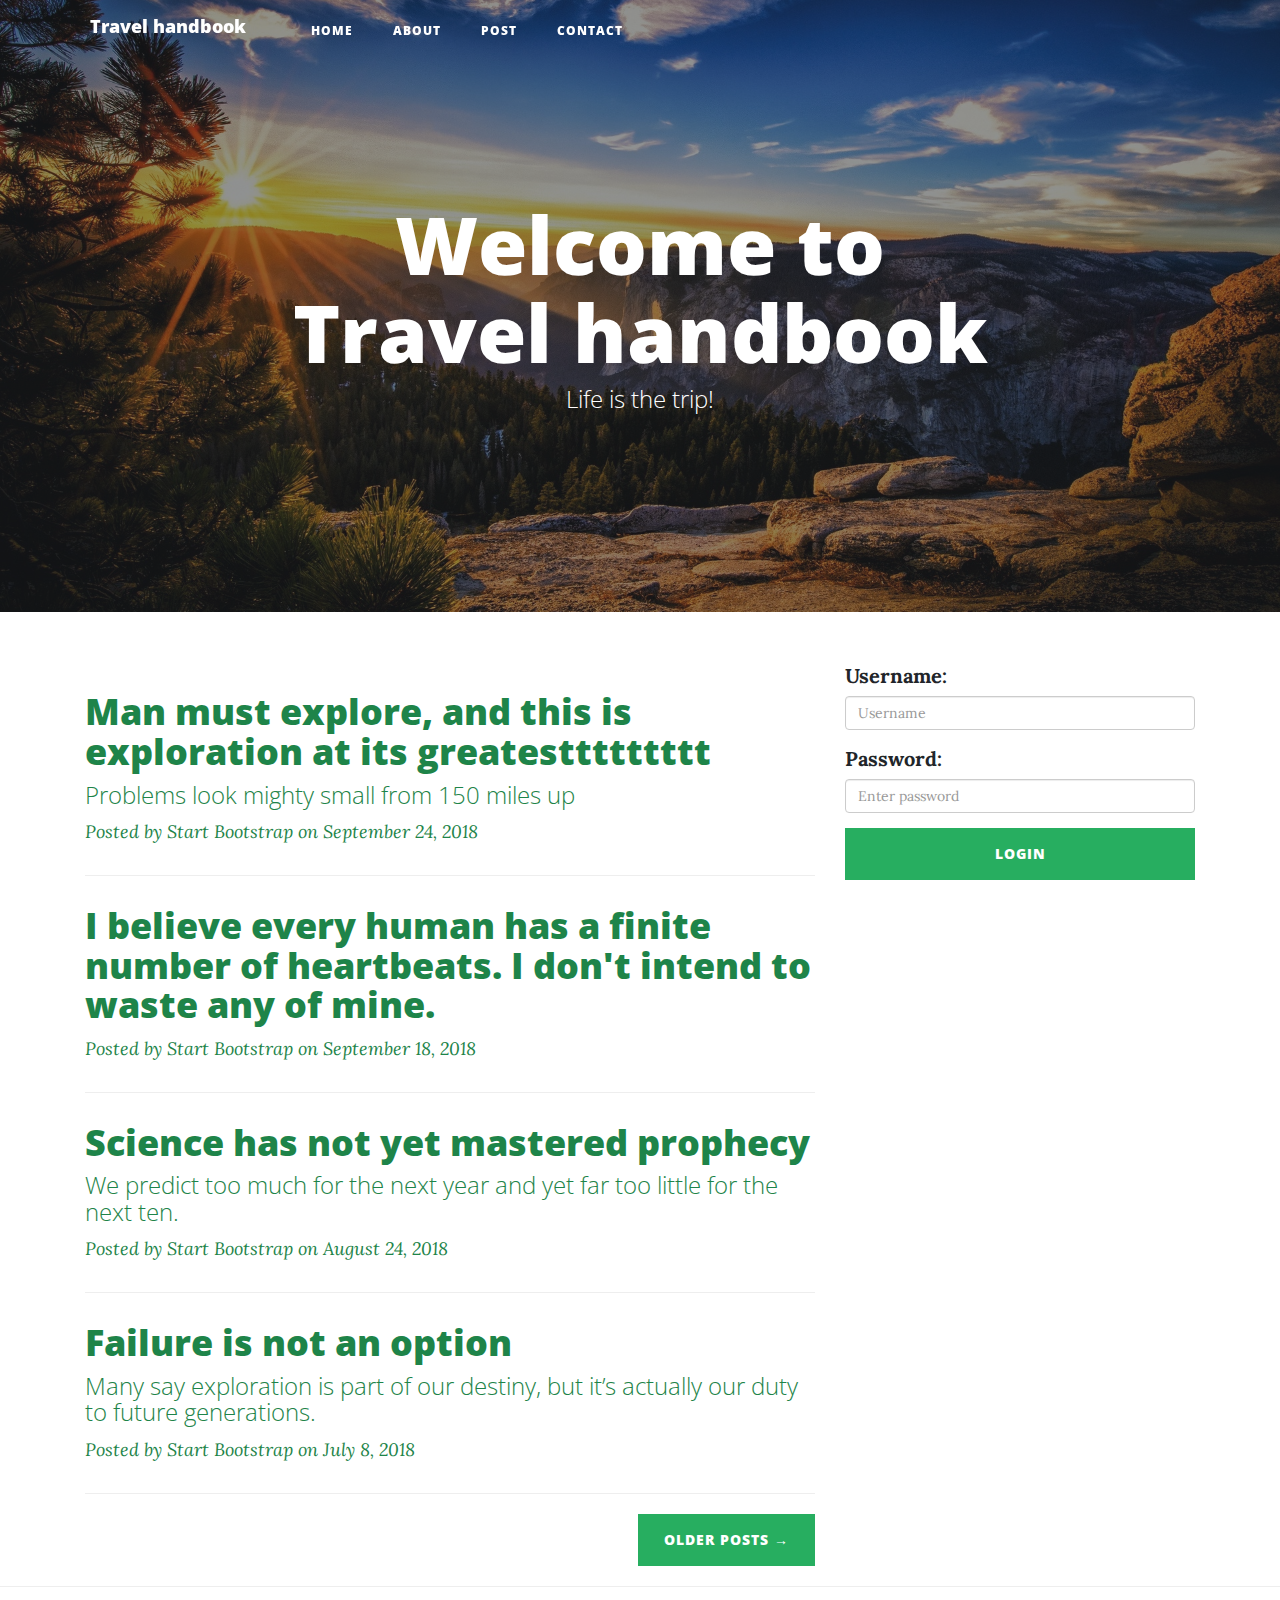
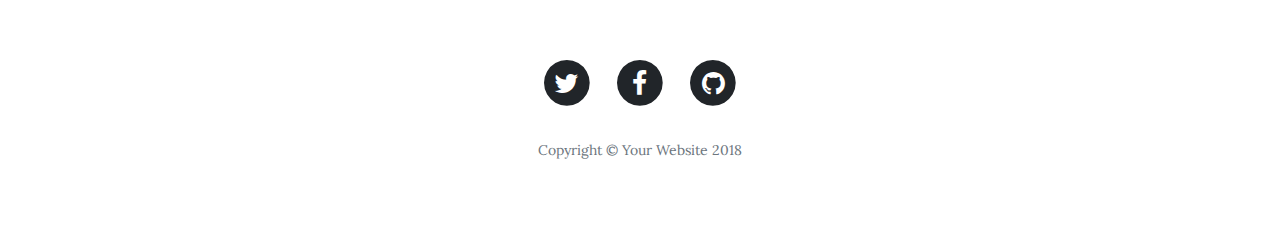
<file: src/main/resources/static/index.html>
<!DOCTYPE html>
<html lang="en">

  <head>

    <meta charset="utf-8">
    <meta name="viewport" content="width=device-width, initial-scale=1, shrink-to-fit=no">
    <meta name="description" content="">
    <meta name="author" content="">

    <title>Travel handbook</title>

    <!-- Bootstrap core CSS -->
    <link href="vendor/bootstrap/css/bootstrap.min.css" rel="stylesheet">
    <link rel="stylesheet" href="https://maxcdn.bootstrapcdn.com/bootstrap/3.3.7/css/bootstrap.min.css">
    <script src="https://ajax.googleapis.com/ajax/libs/jquery/3.3.1/jquery.min.js"></script>
    <script src="https://maxcdn.bootstrapcdn.com/bootstrap/3.3.7/js/bootstrap.min.js"></script>

    <!-- Custom fonts for this template -->
    <link href="vendor/font-awesome/css/font-awesome.min.css" rel="stylesheet" type="text/css">
    <link href='https://fonts.googleapis.com/css?family=Lora:400,700,400italic,700italic' rel='stylesheet' type='text/css'>
    <link href='https://fonts.googleapis.com/css?family=Open+Sans:300italic,400italic,600italic,700italic,800italic,400,300,600,700,800' rel='stylesheet' type='text/css'>

    <!-- Custom styles for this template -->
    <link href="css/clean-blog.min.css" rel="stylesheet">
    <link href="css/clean-blog.css" rel="stylesheet">

  </head>

  <body>

    <!-- Navigation -->
    <nav class="navbar navbar-expand-lg navbar-light fixed-top" id="mainNav">
      <div class="container">
        <a class="navbar-brand" href="index.html">Travel handbook</a>
        <button class="navbar-toggler navbar-toggler-right" type="button" data-toggle="collapse" data-target="#navbarResponsive" aria-controls="navbarResponsive" aria-expanded="false" aria-label="Toggle navigation">
          Menu
          <i class="fa fa-bars"></i>
        </button>
        <div class="collapse navbar-collapse" id="navbarResponsive">
          <ul class="navbar-nav ml-auto">
            <li class="nav-item">
              <a class="nav-link" href="index.html">Home</a>
            </li>
            <li class="nav-item">
              <a class="nav-link" href="about.html">About</a>
            </li>
            <li class="nav-item">
              <a class="nav-link" href="post.html">Post</a>
            </li>
            <li class="nav-item">
              <a class="nav-link" href="contact.html">Contact</a>
            </li>
          </ul>
        </div>
      </div>
    </nav>

    <!-- Page Header -->
    <header class="masthead" style="background-image: url('img/home-bg.jpg')">
      <div class="overlay"></div>
      <div class="container">
        <div class="row">
          <div class="col-lg-8 col-md-10 mx-auto">
            <div class="page-heading">
              <h1>Welcome to Travel handbook</h1>
              <span class="subheading">Life is the trip!</span>
            </div>
          </div>
        </div>
      </div>
    </header>

    <!-- Main Content -->
    <div class="container">
      <div class="row">
        <div class="col-lg-8">
          <div class="post-preview">
            <a href="post.html">
              <h2 class="post-title">
                Man must explore, and this is exploration at its greatesttttttttt
              </h2>
              <h3 class="post-subtitle">
                Problems look mighty small from 150 miles up
              </h3>
            </a>
            <p class="post-meta">Posted by
              <a href="#">Start Bootstrap</a>
              on September 24, 2018</p>
          </div>
          <hr>
          <div class="post-preview">
            <a href="post.html">
              <h2 class="post-title">
                I believe every human has a finite number of heartbeats. I don't intend to waste any of mine.
              </h2>
            </a>
            <p class="post-meta">Posted by
              <a href="#">Start Bootstrap</a>
              on September 18, 2018</p>
          </div>
          <hr>
          <div class="post-preview">
            <a href="post.html">
              <h2 class="post-title">
                Science has not yet mastered prophecy
              </h2>
              <h3 class="post-subtitle">
                We predict too much for the next year and yet far too little for the next ten.
              </h3>
            </a>
            <p class="post-meta">Posted by
              <a href="#">Start Bootstrap</a>
              on August 24, 2018</p>
          </div>
          <hr>
          <div class="post-preview">
            <a href="post.html">
              <h2 class="post-title">
                Failure is not an option
              </h2>
              <h3 class="post-subtitle">
                Many say exploration is part of our destiny, but it’s actually our duty to future generations.
              </h3>
            </a>
            <p class="post-meta">Posted by
              <a href="#">Start Bootstrap</a>
              on July 8, 2018</p>
          </div>
          <hr>
          <!-- Pager -->
          <div class="clearfix">
            <a class="btn btn-success float-right" href="#">Older Posts &rarr;</a>
          </div>
        </div>


        <div class="col-lg-4" style="background-color:;">
          <form action='Admin' method='post'>
            <div class='form-group'>
              <label for='email'>Username:</label> <input type='text'
                class='form-control' id='name' placeholder='Username' name='name'>
            </div>
            <div class='form-group'>
            <label for='pwd'>Password:</label> <input type='password'
                class='form-control' id='pwd' placeholder='Enter password'
              name='password'>
            </div>
            <button type='submit' class='btn btn-success' style='width: 100%;'>Login</button>
          </form>
        </div>


      </div>
    </div>

    <hr>

    <!-- Footer -->
    <footer>
      <div class="container">
        <div class="row">
          <div class="col-lg-8 col-md-10 mx-auto">
            <ul class="list-inline text-center">
              <li class="list-inline-item">
                <a href="#">
                  <span class="fa-stack fa-lg">
                    <i class="fa fa-circle fa-stack-2x"></i>
                    <i class="fa fa-twitter fa-stack-1x fa-inverse"></i>
                  </span>
                </a>
              </li>
              <li class="list-inline-item">
                <a href="#">
                  <span class="fa-stack fa-lg">
                    <i class="fa fa-circle fa-stack-2x"></i>
                    <i class="fa fa-facebook fa-stack-1x fa-inverse"></i>
                  </span>
                </a>
              </li>
              <li class="list-inline-item">
                <a href="#">
                  <span class="fa-stack fa-lg">
                    <i class="fa fa-circle fa-stack-2x"></i>
                    <i class="fa fa-github fa-stack-1x fa-inverse"></i>
                  </span>
                </a>
              </li>
            </ul>
            <p class="copyright text-muted">Copyright &copy; Your Website 2018</p>
          </div>
        </div>
      </div>
    </footer>

    <!-- Bootstrap core JavaScript -->
    <script src="vendor/jquery/jquery.min.js"></script>
    <script src="vendor/bootstrap/js/bootstrap.bundle.min.js"></script>

    <!-- Custom scripts for this template -->
    <script src="js/clean-blog.min.js"></script>

  </body>

</html>
</file>
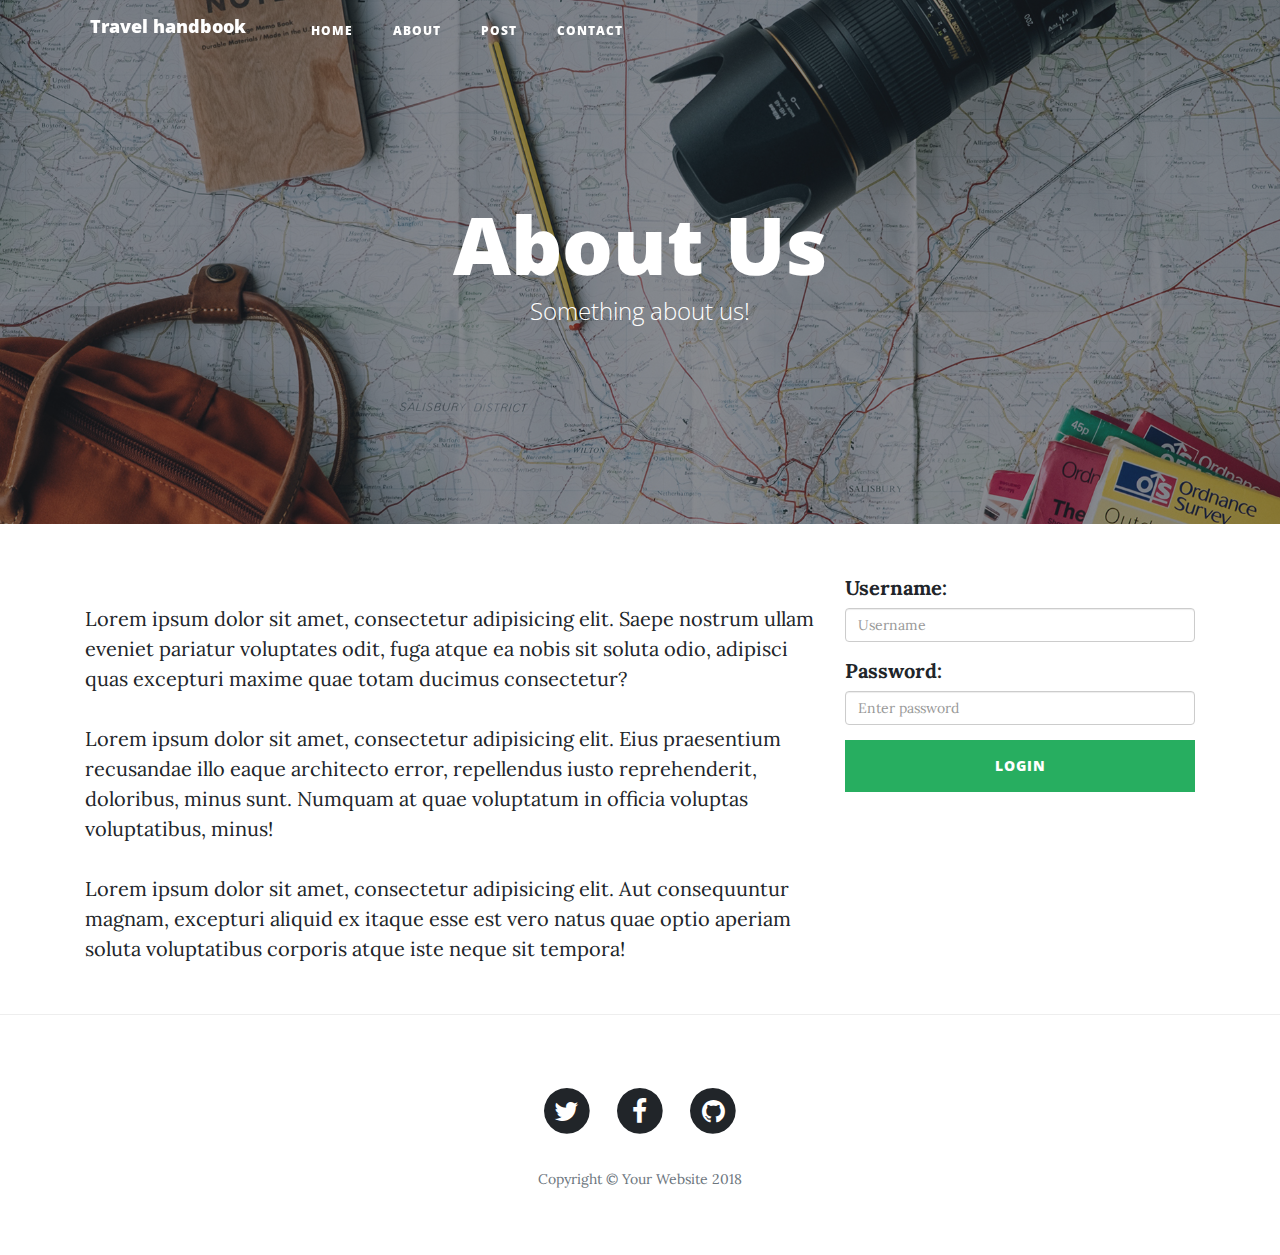
<file: src/main/resources/static/about.html>
<!DOCTYPE html>
<html lang="en">

  <head>

    <meta charset="utf-8">
    <meta name="viewport" content="width=device-width, initial-scale=1, shrink-to-fit=no">
    <meta name="description" content="">
    <meta name="author" content="">

    <title>Travel handbook</title>

    <!-- Bootstrap core CSS -->
    <link href="vendor/bootstrap/css/bootstrap.min.css" rel="stylesheet">
    <link rel="stylesheet" href="https://maxcdn.bootstrapcdn.com/bootstrap/3.3.7/css/bootstrap.min.css">
    <script src="https://ajax.googleapis.com/ajax/libs/jquery/3.3.1/jquery.min.js"></script>
    <script src="https://maxcdn.bootstrapcdn.com/bootstrap/3.3.7/js/bootstrap.min.js"></script>
    
    <!-- Custom fonts for this template -->
    <link href="vendor/font-awesome/css/font-awesome.min.css" rel="stylesheet" type="text/css">
    <link href='https://fonts.googleapis.com/css?family=Lora:400,700,400italic,700italic' rel='stylesheet' type='text/css'>
    <link href='https://fonts.googleapis.com/css?family=Open+Sans:300italic,400italic,600italic,700italic,800italic,400,300,600,700,800' rel='stylesheet' type='text/css'>

    <!-- Custom styles for this template -->
    <link href="css/clean-blog.min.css" rel="stylesheet">
    <link href="css/clean-blog.css" rel="stylesheet">

  </head>

  <body>

    <!-- Navigation -->
    <nav class="navbar navbar-expand-lg navbar-light fixed-top" id="mainNav">
      <div class="container">
        <a class="navbar-brand" href="index.html">Travel handbook</a>
        <button class="navbar-toggler navbar-toggler-right" type="button" data-toggle="collapse" data-target="#navbarResponsive" aria-controls="navbarResponsive" aria-expanded="false" aria-label="Toggle navigation">
          Menu
          <i class="fa fa-bars"></i>
        </button>
        <div class="collapse navbar-collapse" id="navbarResponsive">
          <ul class="navbar-nav ml-auto">
            <li class="nav-item">
              <a class="nav-link" href="index.html">Home</a>
            </li>
            <li class="nav-item">
              <a class="nav-link" href="about.html">About</a>
            </li>
            <li class="nav-item">
              <a class="nav-link" href="post.html">Post</a>
            </li>
            <li class="nav-item">
              <a class="nav-link" href="contact.html">Contact</a>
            </li>
          </ul>
        </div>
      </div>
    </nav>

    <!-- Page Header -->
    <header class="masthead" style="background-image: url('img/about-bg.jpg')">
      <div class="overlay"></div>
      <div class="container">
        <div class="row">
          <div class="col-lg-8 col-md-10 mx-auto">
            <div class="page-heading">
              <h1>About Us</h1>
              <span class="subheading">Something about us!</span>
            </div>
          </div>
        </div>
      </div>
    </header>

    <!-- Main Content -->
    <div class="container">
      <div class="row">
        <div class="col-lg-8">
          <p>Lorem ipsum dolor sit amet, consectetur adipisicing elit. Saepe nostrum ullam eveniet pariatur voluptates odit, fuga atque ea nobis sit soluta odio, adipisci quas excepturi maxime quae totam ducimus consectetur?</p>
          <p>Lorem ipsum dolor sit amet, consectetur adipisicing elit. Eius praesentium recusandae illo eaque architecto error, repellendus iusto reprehenderit, doloribus, minus sunt. Numquam at quae voluptatum in officia voluptas voluptatibus, minus!</p>
          <p>Lorem ipsum dolor sit amet, consectetur adipisicing elit. Aut consequuntur magnam, excepturi aliquid ex itaque esse est vero natus quae optio aperiam soluta voluptatibus corporis atque iste neque sit tempora!</p>
        </div>

        <div class="col-lg-4" style="background-color:;">
          <form action='Admin' method='post'>
            <div class='form-group'>
              <label for='email'>Username:</label> <input type='text'
                class='form-control' id='name' placeholder='Username' name='name'>
            </div>
            <div class='form-group'>
            <label for='pwd'>Password:</label> <input type='password'
                class='form-control' id='pwd' placeholder='Enter password'
              name='password'>
            </div>
            <button type='submit' class='btn btn-success' style='width: 100%;'>Login</button>
          </form>
        </div>

      </div>
    </div>

    <hr>

    <!-- Footer -->
    <footer>
      <div class="container">
        <div class="row">
          <div class="col-lg-8 col-md-10 mx-auto">
            <ul class="list-inline text-center">
              <li class="list-inline-item">
                <a href="#">
                  <span class="fa-stack fa-lg">
                    <i class="fa fa-circle fa-stack-2x"></i>
                    <i class="fa fa-twitter fa-stack-1x fa-inverse"></i>
                  </span>
                </a>
              </li>
              <li class="list-inline-item">
                <a href="#">
                  <span class="fa-stack fa-lg">
                    <i class="fa fa-circle fa-stack-2x"></i>
                    <i class="fa fa-facebook fa-stack-1x fa-inverse"></i>
                  </span>
                </a>
              </li>
              <li class="list-inline-item">
                <a href="#">
                  <span class="fa-stack fa-lg">
                    <i class="fa fa-circle fa-stack-2x"></i>
                    <i class="fa fa-github fa-stack-1x fa-inverse"></i>
                  </span>
                </a>
              </li>
            </ul>
            <p class="copyright text-muted">Copyright &copy; Your Website 2018</p>
          </div>
        </div>
      </div>
    </footer>

    <!-- Bootstrap core JavaScript -->
    <script src="vendor/jquery/jquery.min.js"></script>
    <script src="vendor/bootstrap/js/bootstrap.bundle.min.js"></script>

    <!-- Custom scripts for this template -->
    <script src="js/clean-blog.min.js"></script>

  </body>

</html>
</file>
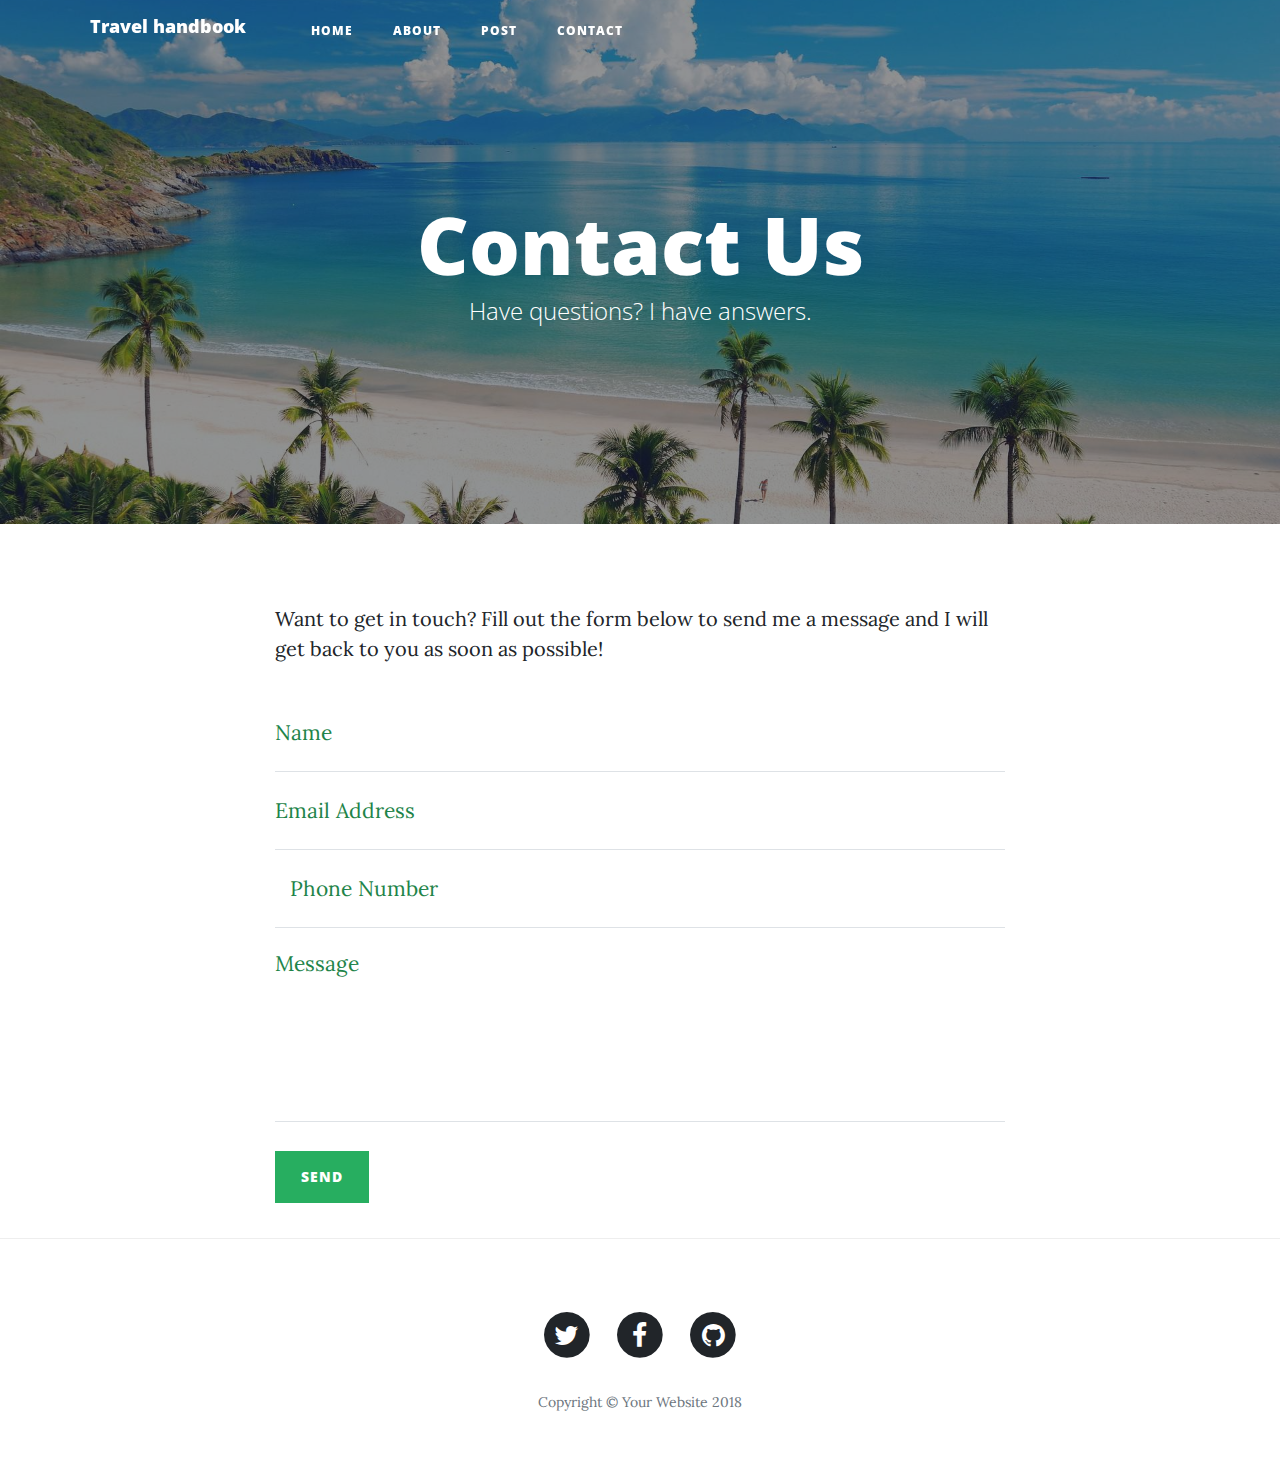
<file: src/main/resources/static/contact.html>
<!DOCTYPE html>
<html lang="en">

  <head>

    <meta charset="utf-8">
    <meta name="viewport" content="width=device-width, initial-scale=1, shrink-to-fit=no">
    <meta name="description" content="">
    <meta name="author" content="">

    <title>Travel handbook</title>

    <!-- Bootstrap core CSS -->
    <link href="vendor/bootstrap/css/bootstrap.min.css" rel="stylesheet">
    <link rel="stylesheet" href="https://maxcdn.bootstrapcdn.com/bootstrap/3.3.7/css/bootstrap.min.css">
    <script src="https://ajax.googleapis.com/ajax/libs/jquery/3.3.1/jquery.min.js"></script>
    <script src="https://maxcdn.bootstrapcdn.com/bootstrap/3.3.7/js/bootstrap.min.js"></script>

    <!-- Custom fonts for this template -->
    <link href="vendor/font-awesome/css/font-awesome.min.css" rel="stylesheet" type="text/css">
    <link href='https://fonts.googleapis.com/css?family=Lora:400,700,400italic,700italic' rel='stylesheet' type='text/css'>
    <link href='https://fonts.googleapis.com/css?family=Open+Sans:300italic,400italic,600italic,700italic,800italic,400,300,600,700,800' rel='stylesheet' type='text/css'>

    <!-- Custom styles for this template -->
    <link href="css/clean-blog.min.css" rel="stylesheet">
    <link href="css/clean-blog.css" rel="stylesheet">

  </head>

  <body>

    <!-- Navigation -->
    <nav class="navbar navbar-expand-lg navbar-light fixed-top" id="mainNav">
      <div class="container">
        <a class="navbar-brand" href="index.html">Travel handbook</a>
        <button class="navbar-toggler navbar-toggler-right" type="button" data-toggle="collapse" data-target="#navbarResponsive" aria-controls="navbarResponsive" aria-expanded="false" aria-label="Toggle navigation">
          Menu
          <i class="fa fa-bars"></i>
        </button>
        <div class="collapse navbar-collapse" id="navbarResponsive">
          <ul class="navbar-nav ml-auto">
            <li class="nav-item">
              <a class="nav-link" href="index.html">Home</a>
            </li>
            <li class="nav-item">
              <a class="nav-link" href="about.html">About</a>
            </li>
            <li class="nav-item">
              <a class="nav-link" href="post.html">Post</a>
            </li>
            <li class="nav-item">
              <a class="nav-link" href="contact.html">Contact</a>
            </li>
          </ul>
        </div>
      </div>
    </nav>

    <!-- Page Header -->
    <header class="masthead" style="background-image: url('img/contact-bg.jpg')">
      <div class="overlay"></div>
      <div class="container">
        <div class="row">
          <div class="col-lg-8 col-md-10 mx-auto">
            <div class="page-heading">
              <h1>Contact Us</h1>
              <span class="subheading">Have questions? I have answers.</span>
            </div>
          </div>
        </div>
      </div>
    </header>

    <!-- Main Content -->
    <div class="container">
      <div class="row">
        <div class="col-lg-8 col-md-10 mx-auto">
          <p>Want to get in touch? Fill out the form below to send me a message and I will get back to you as soon as possible!</p>
          <!-- Contact Form - Enter your email address on line 19 of the mail/contact_me.php file to make this form work. -->
          <!-- WARNING: Some web hosts do not allow emails to be sent through forms to common mail hosts like Gmail or Yahoo. It's recommended that you use a private domain email address! -->
          <!-- To use the contact form, your site must be on a live web host with PHP! The form will not work locally! -->
          <form name="sentMessage" id="contactForm" novalidate>
            <div class="control-group">
              <div class="form-group floating-label-form-group controls">
                <label>Name</label>
                <input type="text" class="form-control" placeholder="Name" id="name" required data-validation-required-message="Please enter your name.">
                <p class="help-block text-danger"></p>
              </div>
            </div>
            <div class="control-group">
              <div class="form-group floating-label-form-group controls">
                <label>Email Address</label>
                <input type="email" class="form-control" placeholder="Email Address" id="email" required data-validation-required-message="Please enter your email address.">
                <p class="help-block text-danger"></p>
              </div>
            </div>
            <div class="control-group">
              <div class="form-group col-xs-12 floating-label-form-group controls">
                <label>Phone Number</label>
                <input type="tel" class="form-control" placeholder="Phone Number" id="phone" required data-validation-required-message="Please enter your phone number.">
                <p class="help-block text-danger"></p>
              </div>
            </div>
            <div class="control-group">
              <div class="form-group floating-label-form-group controls">
                <label>Message</label>
                <textarea rows="5" class="form-control" placeholder="Message" id="message" required data-validation-required-message="Please enter a message."></textarea>
                <p class="help-block text-danger"></p>
              </div>
            </div>
            <br>
            <div id="success"></div>
            <div class="form-group">
              <button type="submit" class="btn btn-success" id="sendMessageButton">Send</button>
            </div>
          </form>
        </div>
      </div>
    </div>

    <hr>

    <!-- Footer -->
    <footer>
      <div class="container">
        <div class="row">
          <div class="col-lg-8 col-md-10 mx-auto">
            <ul class="list-inline text-center">
              <li class="list-inline-item">
                <a href="#">
                  <span class="fa-stack fa-lg">
                    <i class="fa fa-circle fa-stack-2x"></i>
                    <i class="fa fa-twitter fa-stack-1x fa-inverse"></i>
                  </span>
                </a>
              </li>
              <li class="list-inline-item">
                <a href="#">
                  <span class="fa-stack fa-lg">
                    <i class="fa fa-circle fa-stack-2x"></i>
                    <i class="fa fa-facebook fa-stack-1x fa-inverse"></i>
                  </span>
                </a>
              </li>
              <li class="list-inline-item">
                <a href="#">
                  <span class="fa-stack fa-lg">
                    <i class="fa fa-circle fa-stack-2x"></i>
                    <i class="fa fa-github fa-stack-1x fa-inverse"></i>
                  </span>
                </a>
              </li>
            </ul>
            <p class="copyright text-muted">Copyright &copy; Your Website 2018</p>
          </div>
        </div>
      </div>
    </footer>

    <!-- Bootstrap core JavaScript -->
    <script src="vendor/jquery/jquery.min.js"></script>
    <script src="vendor/bootstrap/js/bootstrap.bundle.min.js"></script>

    <!-- Contact Form JavaScript -->
    <script src="js/jqBootstrapValidation.js"></script>
    <script src="js/contact_me.js"></script>

    <!-- Custom scripts for this template -->
    <script src="js/clean-blog.min.js"></script>

  </body>

</html>
</file>
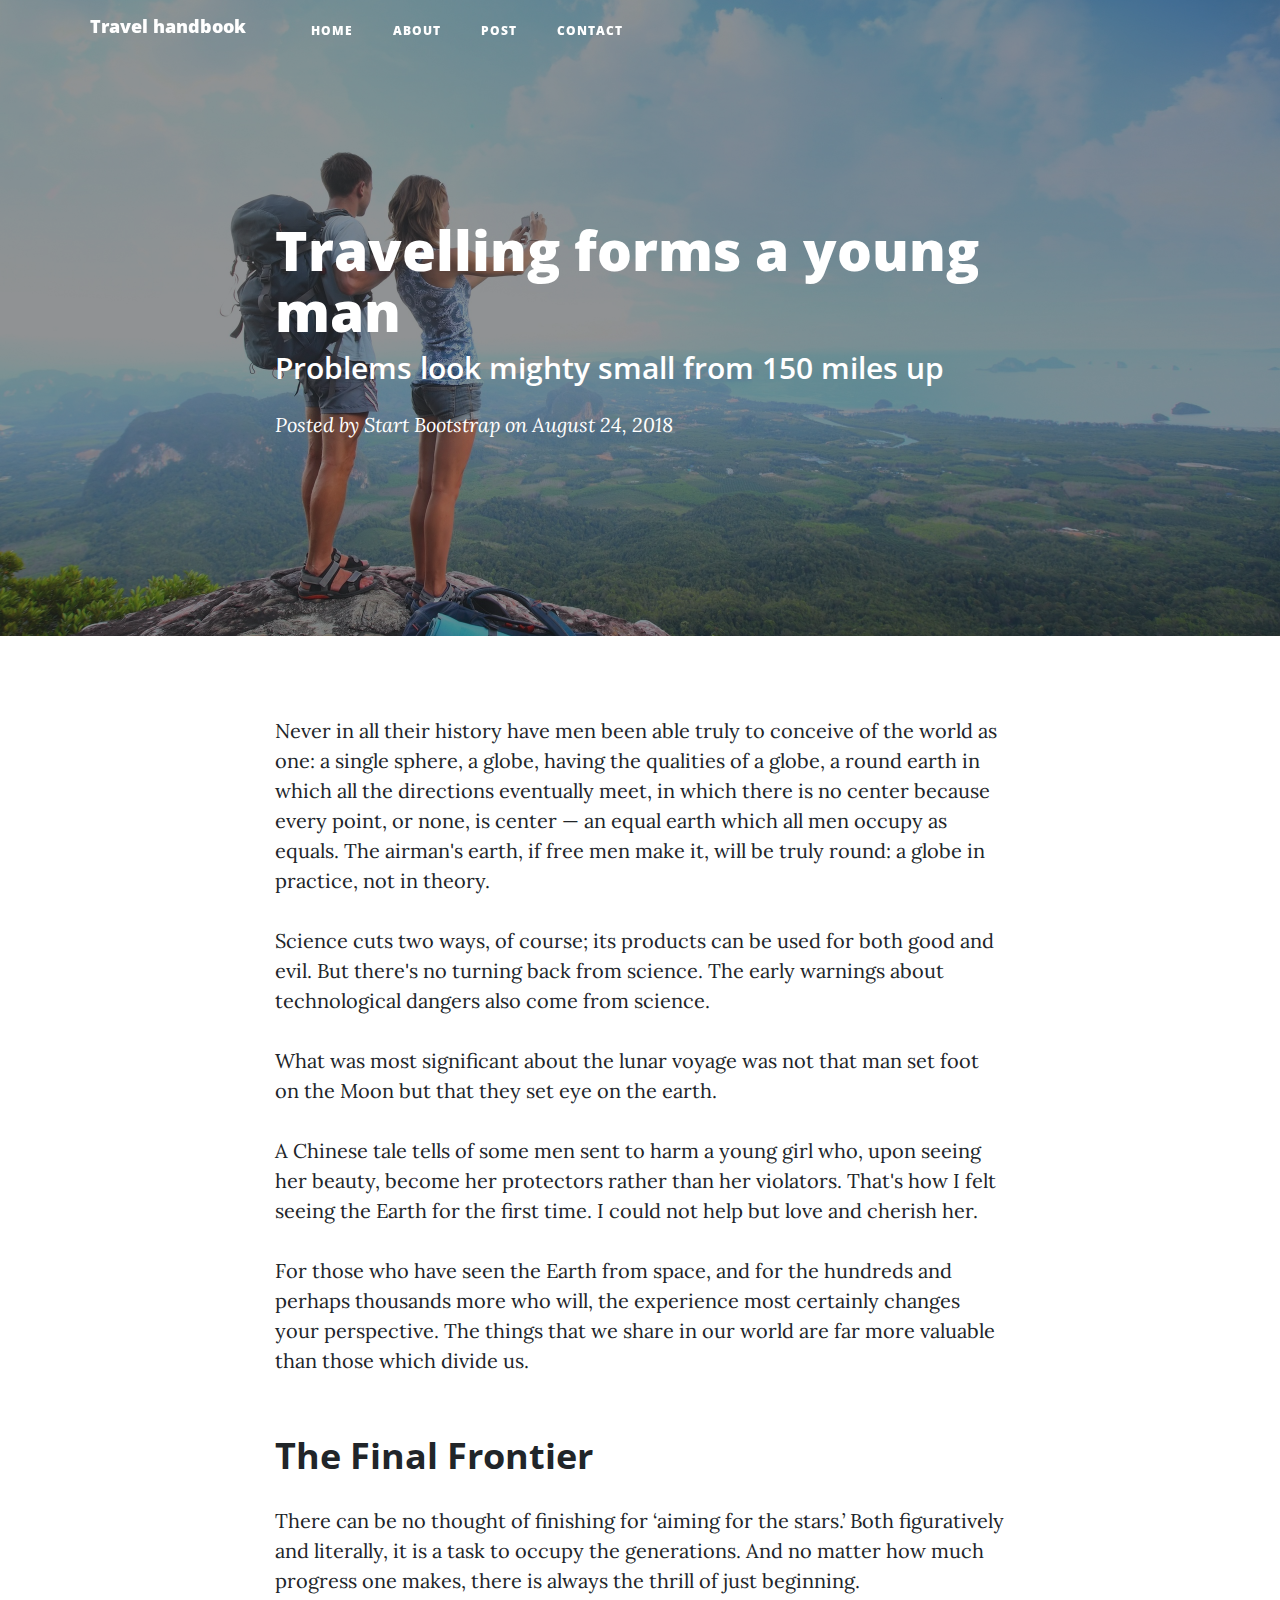
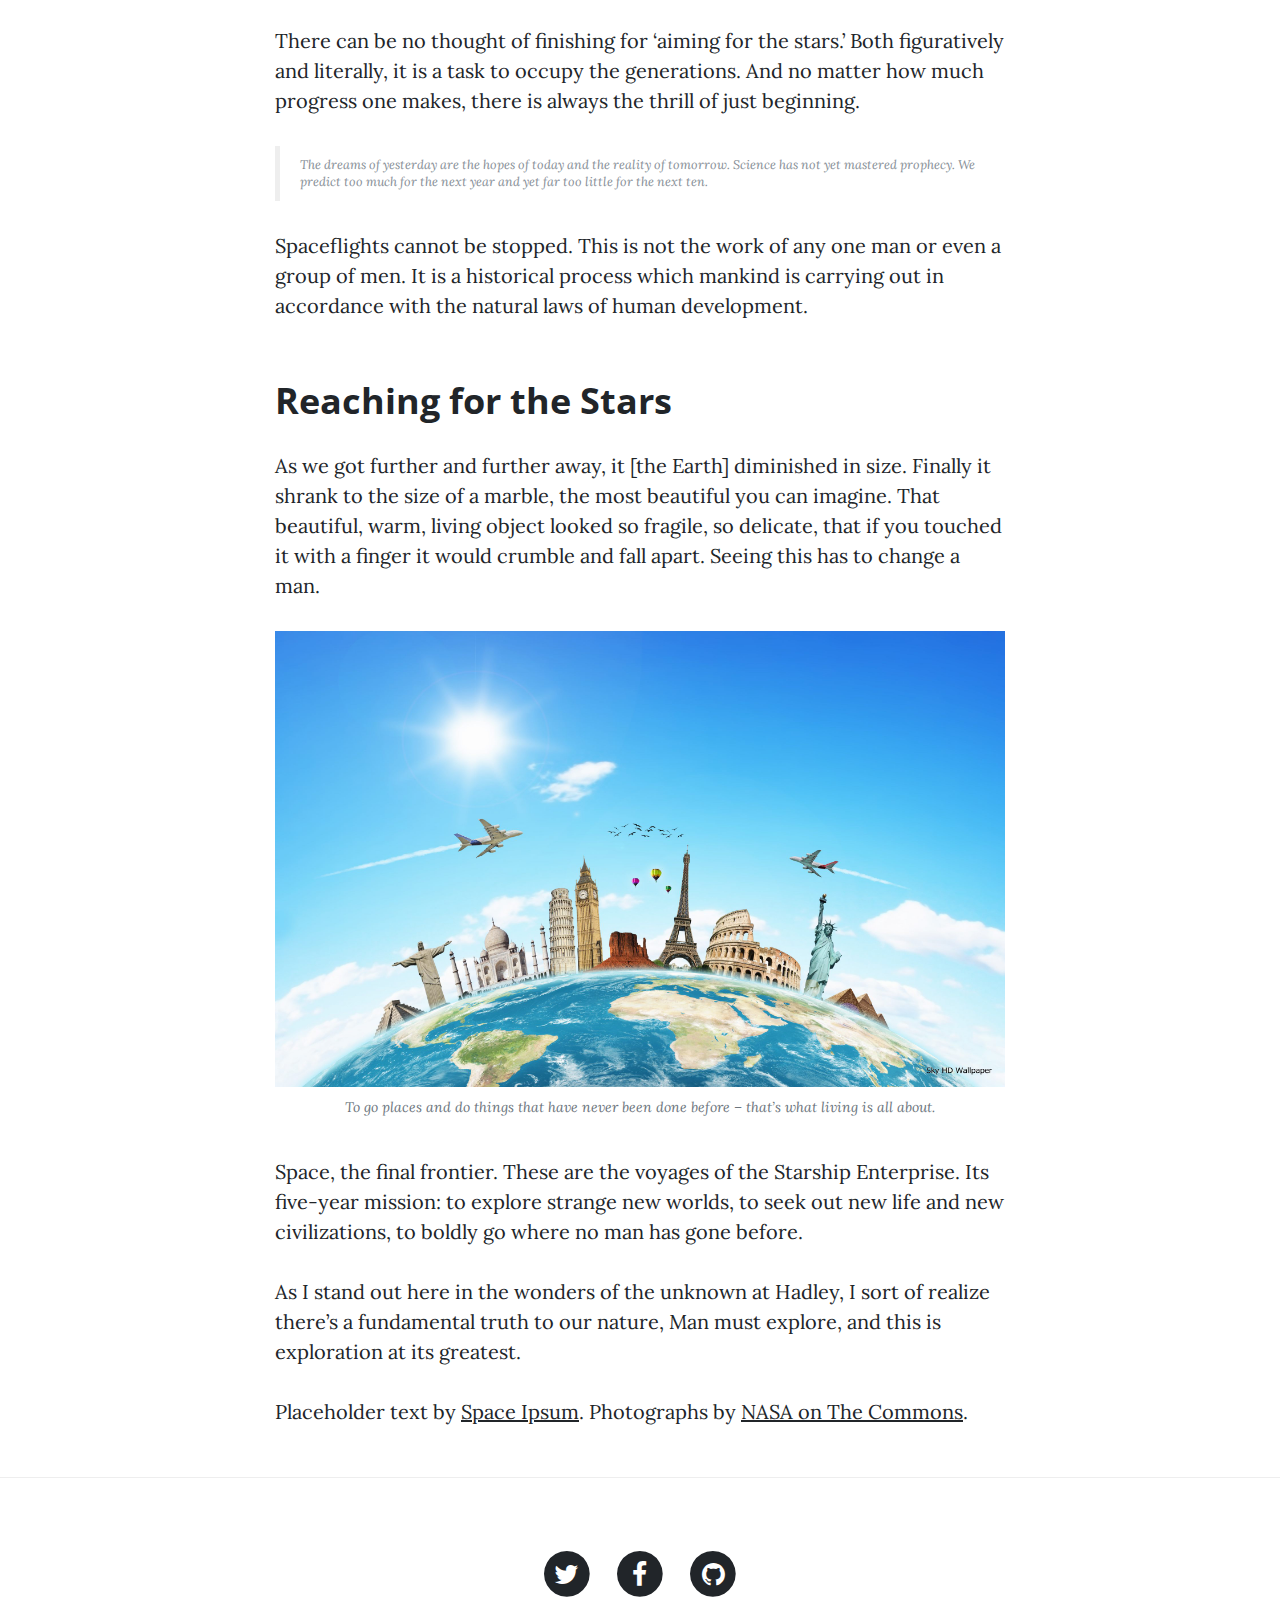
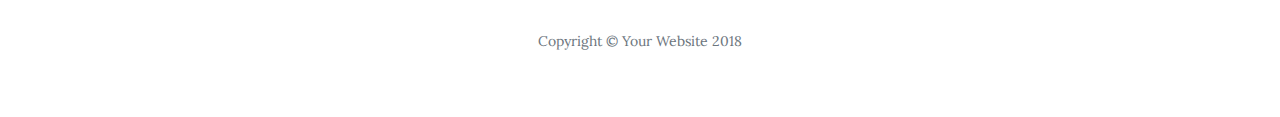
<file: src/main/resources/static/post.html>
<!DOCTYPE html>
<html lang="en">

  <head>

    <meta charset="utf-8">
    <meta name="viewport" content="width=device-width, initial-scale=1, shrink-to-fit=no">
    <meta name="description" content="">
    <meta name="author" content="">

    <title>Travel handbook</title>

    <!-- Bootstrap core CSS -->
    <link href="vendor/bootstrap/css/bootstrap.min.css" rel="stylesheet">
    <link rel="stylesheet" href="https://maxcdn.bootstrapcdn.com/bootstrap/3.3.7/css/bootstrap.min.css">
    <script src="https://ajax.googleapis.com/ajax/libs/jquery/3.3.1/jquery.min.js"></script>
    <script src="https://maxcdn.bootstrapcdn.com/bootstrap/3.3.7/js/bootstrap.min.js"></script>


    <!-- Custom fonts for this template -->
    <link href="vendor/font-awesome/css/font-awesome.min.css" rel="stylesheet" type="text/css">
    <link href='https://fonts.googleapis.com/css?family=Lora:400,700,400italic,700italic' rel='stylesheet' type='text/css'>
    <link href='https://fonts.googleapis.com/css?family=Open+Sans:300italic,400italic,600italic,700italic,800italic,400,300,600,700,800' rel='stylesheet' type='text/css'>

    <!-- Custom styles for this template -->
    <link href="css/clean-blog.min.css" rel="stylesheet">
    <link href="css/clean-blog.css" rel="stylesheet">

  </head>

  <body>

    <!-- Navigation -->
    <nav class="navbar navbar-expand-lg navbar-light fixed-top" id="mainNav">
      <div class="container">
        <a class="navbar-brand" href="index.html">Travel handbook</a>
        <button class="navbar-toggler navbar-toggler-right" type="button" data-toggle="collapse" data-target="#navbarResponsive" aria-controls="navbarResponsive" aria-expanded="false" aria-label="Toggle navigation">
          Menu
          <i class="fa fa-bars"></i>
        </button>
        <div class="collapse navbar-collapse" id="navbarResponsive">
          <ul class="navbar-nav ml-auto">
            <li class="nav-item">
              <a class="nav-link" href="index.html">Home</a>
            </li>
            <li class="nav-item">
              <a class="nav-link" href="about.html">About</a>
            </li>
            <li class="nav-item">
              <a class="nav-link" href="post.html">Post</a>
            </li>
            <li class="nav-item">
              <a class="nav-link" href="contact.html">Contact</a>
            </li>
          </ul>
        </div>
      </div>
    </nav>

    <!-- Page Header -->
    <header class="masthead" style="background-image: url('img/post-bg.jpg')">
      <div class="overlay"></div>
      <div class="container">
        <div class="row">
          <div class="col-lg-8 col-md-10 mx-auto">
            <div class="post-heading">
              <h1>Travelling forms a young man</h1>
              <h2 class="subheading">Problems look mighty small from 150 miles up</h2>
              <span class="meta">Posted by
                <a href="#">Start Bootstrap</a>
                on August 24, 2018</span>
            </div>
          </div>
        </div>
      </div>
    </header>

    <!-- Post Content -->
    <article>
      <div class="container">
        <div class="row">
          <div class="col-lg-8 col-md-10 mx-auto">
            <p>Never in all their history have men been able truly to conceive of the world as one: a single sphere, a globe, having the qualities of a globe, a round earth in which all the directions eventually meet, in which there is no center because every point, or none, is center — an equal earth which all men occupy as equals. The airman's earth, if free men make it, will be truly round: a globe in practice, not in theory.</p>

            <p>Science cuts two ways, of course; its products can be used for both good and evil. But there's no turning back from science. The early warnings about technological dangers also come from science.</p>

            <p>What was most significant about the lunar voyage was not that man set foot on the Moon but that they set eye on the earth.</p>

            <p>A Chinese tale tells of some men sent to harm a young girl who, upon seeing her beauty, become her protectors rather than her violators. That's how I felt seeing the Earth for the first time. I could not help but love and cherish her.</p>

            <p>For those who have seen the Earth from space, and for the hundreds and perhaps thousands more who will, the experience most certainly changes your perspective. The things that we share in our world are far more valuable than those which divide us.</p>

            <h2 class="section-heading">The Final Frontier</h2>

            <p>There can be no thought of finishing for ‘aiming for the stars.’ Both figuratively and literally, it is a task to occupy the generations. And no matter how much progress one makes, there is always the thrill of just beginning.</p>

            <p>There can be no thought of finishing for ‘aiming for the stars.’ Both figuratively and literally, it is a task to occupy the generations. And no matter how much progress one makes, there is always the thrill of just beginning.</p>

            <blockquote class="blockquote">The dreams of yesterday are the hopes of today and the reality of tomorrow. Science has not yet mastered prophecy. We predict too much for the next year and yet far too little for the next ten.</blockquote>

            <p>Spaceflights cannot be stopped. This is not the work of any one man or even a group of men. It is a historical process which mankind is carrying out in accordance with the natural laws of human development.</p>

            <h2 class="section-heading">Reaching for the Stars</h2>

            <p>As we got further and further away, it [the Earth] diminished in size. Finally it shrank to the size of a marble, the most beautiful you can imagine. That beautiful, warm, living object looked so fragile, so delicate, that if you touched it with a finger it would crumble and fall apart. Seeing this has to change a man.</p>

            <a href="#">
              <img class="img-fluid" src="img/post-sample-image.jpg" alt="">
            </a>
            <span class="caption text-muted">To go places and do things that have never been done before – that’s what living is all about.</span>

            <p>Space, the final frontier. These are the voyages of the Starship Enterprise. Its five-year mission: to explore strange new worlds, to seek out new life and new civilizations, to boldly go where no man has gone before.</p>

            <p>As I stand out here in the wonders of the unknown at Hadley, I sort of realize there’s a fundamental truth to our nature, Man must explore, and this is exploration at its greatest.</p>

            <p>Placeholder text by
              <a href="http://spaceipsum.com/">Space Ipsum</a>. Photographs by
              <a href="https://www.flickr.com/photos/nasacommons/">NASA on The Commons</a>.</p>
          </div>
        </div>
      </div>
    </article>

    <hr>

    <!-- Footer -->
    <footer>
      <div class="container">
        <div class="row">
          <div class="col-lg-8 col-md-10 mx-auto">
            <ul class="list-inline text-center">
              <li class="list-inline-item">
                <a href="#">
                  <span class="fa-stack fa-lg">
                    <i class="fa fa-circle fa-stack-2x"></i>
                    <i class="fa fa-twitter fa-stack-1x fa-inverse"></i>
                  </span>
                </a>
              </li>
              <li class="list-inline-item">
                <a href="#">
                  <span class="fa-stack fa-lg">
                    <i class="fa fa-circle fa-stack-2x"></i>
                    <i class="fa fa-facebook fa-stack-1x fa-inverse"></i>
                  </span>
                </a>
              </li>
              <li class="list-inline-item">
                <a href="#">
                  <span class="fa-stack fa-lg">
                    <i class="fa fa-circle fa-stack-2x"></i>
                    <i class="fa fa-github fa-stack-1x fa-inverse"></i>
                  </span>
                </a>
              </li>
            </ul>
            <p class="copyright text-muted">Copyright &copy; Your Website 2018</p>
          </div>
        </div>
      </div>
    </footer>

    <!-- Bootstrap core JavaScript -->
    <script src="vendor/jquery/jquery.min.js"></script>
    <script src="vendor/bootstrap/js/bootstrap.bundle.min.js"></script>

    <!-- Custom scripts for this template -->
    <script src="js/clean-blog.min.js"></script>

  </body>

</html>
</file>
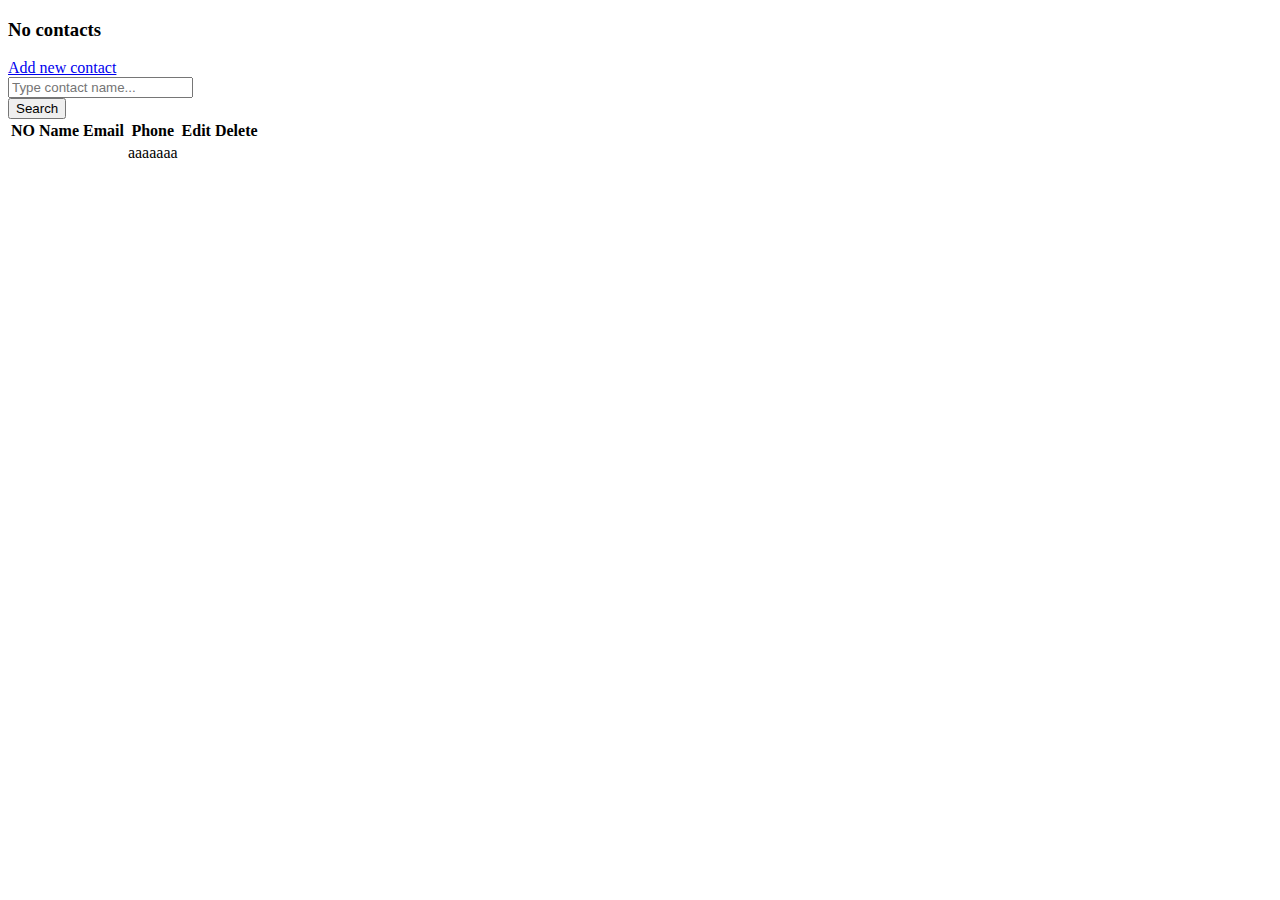
<file: src/main/resources/templates/test.html>
<!DOCTYPE html>
<html xmlns:th="http://www.thymeleaf.org">
<head th:replace="layout :: head"></head>
<body>
    <nav th:replace="layout :: header"></nav>

    <div class="container main-content list">
        <th:block th:if="${#lists.isEmpty(user)}">
            <h3>No contacts</h3>
        </th:block>

        <th:block th:unless="${#lists.isEmpty(user)}">
            <div class="row">
                <a href="#" class="btn btn-success pull-left"><span
                    class="glyphicon glyphicon-plus"></span> Add new contact</a>
                <form class="form-inline pull-right">
                    <div class="form-group">
                        <input type="text" class="form-control" name="criteria"
                            placeholder="Type contact name..." />
                    </div>
                    <button type="submit" class="btn btn-primary">Search</button>
                </form>
            </div>
            <div class="row">
                <table class="table table-bordered table-hover">
                    <thead>
                        <tr>
                            <th>NO</th>
                            <th>Name</th>
                            <th>Email</th>
                            <th>Phone</th>
                            <th>Edit</th>
                            <th>Delete</th>
                        </tr>
                    </thead>
                    <tbody>
                        <tr th:each="user,iterStat : ${user}">
                            <td th:text="${iterStat.count}"></td>
                            <td th:text="${contact.username}"></td>
                            <td th:text="${contact.password}"></td>
                            <td>aaaaaaa</td>
                            <td><a href="#"><span class="glyphicon glyphicon-pencil"></span></a></td>
                            <td><a href="#"><span class="glyphicon glyphicon-trash"></span></a></td>
                        </tr>
                    </tbody>
                </table>
            </div>
        </th:block>
    </div>
    <!-- /.container -->

    <footer th:replace="layout :: footer"></footer>
</body>
</html>
</file>
<file: src/main/resources/static/css/clean-blog.css>
body {
  font-size: 20px;
  color: #212529;
  font-family: 'Lora', 'Times New Roman', serif;
}

p {
  line-height: 1.5;
  margin: 30px 0;
}

p a {
  text-decoration: underline;
}

h1,
h2,
h3,
h4,
h5,
h6 {
  font-weight: 800;
  font-family: 'Open Sans', 'Helvetica Neue', Helvetica, Arial, sans-serif;
}

a {
  color: #212529;
  -webkit-transition: all 0.2s;
  -moz-transition: all 0.2s;
  transition: all 0.2s;
}

a:focus, a:hover {
  color: #1E8449;
}

blockquote {
  font-style: italic;
  color: #868e96;
}

.section-heading {
  font-size: 36px;
  font-weight: 700;
  margin-top: 60px;
}

.caption {
  font-size: 14px;
  font-style: italic;
  display: block;
  margin: 0;
  padding: 10px;
  text-align: center;
  border-bottom-right-radius: 5px;
  border-bottom-left-radius: 5px;
}

::-moz-selection {
  color: #fff;
  background: #1E8449;
  text-shadow: none;
}

::selection {
  color: #fff;
  background: #1E8449;
  text-shadow: none;
}

img::selection {
  color: #fff;
  background: transparent;
}

img::-moz-selection {
  color: #fff;
  background: transparent;
}

#mainNav {
  position: absolute;
  border-bottom: 1px solid #e9ecef;
  background-color: white;
  font-family: 'Open Sans', 'Helvetica Neue', Helvetica, Arial, sans-serif;
}

#mainNav .navbar-brand {
  font-weight: 800;
  color: #343a40;
}

#mainNav .navbar-toggler {
  font-size: 12px;
  font-weight: 800;
  padding: 13px;
  text-transform: uppercase;
  color: #343a40;
}

#mainNav .navbar-nav > li.nav-item > a {
  font-size: 12px;
  font-weight: 800;
  letter-spacing: 1px;
  text-transform: uppercase;
}

@media only screen and (min-width: 992px) {
  #mainNav {
    border-bottom: 1px solid transparent;
    background: transparent;
  }
  #mainNav .navbar-brand {
    padding: 10px 20px;
    color: #fff;
  }
  #mainNav .navbar-brand:focus, #mainNav .navbar-brand:hover {
    //color: rgba(255, 255, 255, 0.8);
    color: #1E8449;
  }
  #mainNav .navbar-nav > li.nav-item > a {
    padding: 10px 20px;
    color: #fff;
  }
  #mainNav .navbar-nav > li.nav-item > a:focus, #mainNav .navbar-nav > li.nav-item > a:hover {
    color: rgba(255, 255, 255, 0.8);
  }
}

@media only screen and (min-width: 992px) {
  #mainNav {
    -webkit-transition: background-color 0.2s;
    -moz-transition: background-color 0.2s;
    transition: background-color 0.2s;
    /* Force Hardware Acceleration in WebKit */
    -webkit-transform: translate3d(0, 0, 0);
    -moz-transform: translate3d(0, 0, 0);
    -ms-transform: translate3d(0, 0, 0);
    -o-transform: translate3d(0, 0, 0);
    transform: translate3d(0, 0, 0);
    -webkit-backface-visibility: hidden;
  }
  #mainNav.is-fixed {
    /* when the user scrolls down, we hide the header right above the viewport */
    position: fixed;
    top: -67px;
    -webkit-transition: -webkit-transform 0.2s;
    -moz-transition: -moz-transform 0.2s;
    transition: transform 0.2s;
    border-bottom: 1px solid white;
    background-color: rgba(255, 255, 255, 0.9);
  }
  #mainNav.is-fixed .navbar-brand {
    color: #212529;
  }
  #mainNav.is-fixed .navbar-brand:focus, #mainNav.is-fixed .navbar-brand:hover {
    //color: #0085A1;
    color: #1E8449;
  }
  #mainNav.is-fixed .navbar-nav > li.nav-item > a {
    color: #212529;
  }
  #mainNav.is-fixed .navbar-nav > li.nav-item > a:focus, #mainNav.is-fixed .navbar-nav > li.nav-item > a:hover {
    color: #1E8449;
  }
  #mainNav.is-visible {
    /* if the user changes the scrolling direction, we show the header */
    -webkit-transform: translate3d(0, 100%, 0);
    -moz-transform: translate3d(0, 100%, 0);
    -ms-transform: translate3d(0, 100%, 0);
    -o-transform: translate3d(0, 100%, 0);
    transform: translate3d(0, 100%, 0);
  }
}

header.masthead {
  margin-bottom: 50px;
  background: no-repeat center center;
  background-color: #868e96;
  background-attachment: scroll;
  position: relative;
  -webkit-background-size: cover;
  -moz-background-size: cover;
  -o-background-size: cover;
  background-size: cover;
}

header.masthead .overlay {
  position: absolute;
  top: 0;
  left: 0;
  height: 100%;
  width: 100%;
  background-color: #212529;
  opacity: 0.5;
}

header.masthead .page-heading,
header.masthead .post-heading,
header.masthead .site-heading {
  padding: 200px 0 150px;
  color: white;
}

@media only screen and (min-width: 768px) {
  header.masthead .page-heading,
  header.masthead .post-heading,
  header.masthead .site-heading {
    padding: 200px 0;
  }
}

header.masthead .page-heading,
header.masthead .site-heading {
  text-align: center;
}

header.masthead .page-heading h1,
header.masthead .site-heading h1 {
  font-size: 50px;
  margin-top: 0;
}

header.masthead .page-heading .subheading,
header.masthead .site-heading .subheading {
  font-size: 24px;
  font-weight: 300;
  line-height: 1.1;
  display: block;
  margin: 10px 0 0;
  font-family: 'Open Sans', 'Helvetica Neue', Helvetica, Arial, sans-serif;
}

@media only screen and (min-width: 768px) {
  header.masthead .page-heading h1,
  header.masthead .site-heading h1 {
    font-size: 80px;
  }
}

header.masthead .post-heading h1 {
  font-size: 35px;
}

header.masthead .post-heading .meta,
header.masthead .post-heading .subheading {
  line-height: 1.1;
  display: block;
}

header.masthead .post-heading .subheading {
  font-size: 24px;
  font-weight: 600;
  margin: 10px 0 30px;
  font-family: 'Open Sans', 'Helvetica Neue', Helvetica, Arial, sans-serif;
}

header.masthead .post-heading .meta {
  font-size: 20px;
  font-weight: 300;
  font-style: italic;
  font-family: 'Lora', 'Times New Roman', serif;
}

header.masthead .post-heading .meta a {
  color: #fff;
}

@media only screen and (min-width: 768px) {
  header.masthead .post-heading h1 {
    font-size: 55px;
  }
  header.masthead .post-heading .subheading {
    font-size: 30px;
  }
}

.post-preview > a {
  color: #1E8449;
}

.post-preview > a:focus, .post-preview > a:hover {
  text-decoration: none;
  color: #1E8449;
}

.post-preview > a > .post-title {
  font-size: 30px;
  margin-top: 30px;
  margin-bottom: 10px;
}

.post-preview > a > .post-subtitle {
  font-weight: 300;
  margin: 0 0 10px;
}

.post-preview > .post-meta {
  font-size: 18px;
  font-style: italic;
  margin-top: 0;
  color: #1E8449  ;
}

.post-preview > .post-meta > a {
  text-decoration: none;
  color: #1E8449  ;
}

.post-preview > .post-meta > a:focus, .post-preview > .post-meta > a:hover {
  text-decoration: underline;
  color: #1E8449;
}

@media only screen and (min-width: 768px) {
  .post-preview > a > .post-title {
    font-size: 36px;
  }
}

.floating-label-form-group {
  font-size: 14px;
  position: relative;
  margin-bottom: 0;
  padding-bottom: 0.5em;
  border-bottom: 1px solid #dee2e6;
}

.floating-label-form-group input,
.floating-label-form-group textarea {
  font-size: 1.5em;
  position: relative;
  z-index: 1;
  padding: 0;
  resize: none;
  border: none;
  border-radius: 0;
  background: none;
  box-shadow: none !important;
  font-family: 'Lora', 'Times New Roman', serif;
}

.floating-label-form-group input::-webkit-input-placeholder,
.floating-label-form-group textarea::-webkit-input-placeholder {
  color: #1E8449  ;
  font-family: 'Lora', 'Times New Roman', serif;
}

.floating-label-form-group label {
  font-size: 0.85em;
  line-height: 1.764705882em;
  position: relative;
  z-index: 0;
  top: 2em;
  display: block;
  margin: 0;
  -webkit-transition: top 0.3s ease, opacity 0.3s ease;
  -moz-transition: top 0.3s ease, opacity 0.3s ease;
  -ms-transition: top 0.3s ease, opacity 0.3s ease;
  transition: top 0.3s ease, opacity 0.3s ease;
  vertical-align: middle;
  vertical-align: baseline;
  opacity: 0;
}

.floating-label-form-group .help-block {
  margin: 15px 0;
}

.floating-label-form-group-with-value label {
  top: 0;
  opacity: 1;
}

.floating-label-form-group-with-focus label {
  color: #1E8449  ;
}

form .form-group:first-child .floating-label-form-group {
  border-top: 1px solid #dee2e6;
}

footer {
  padding: 50px 0 65px;
}

footer .list-inline {
  margin: 0;
  padding: 0;
}

footer .copyright {
  font-size: 14px;
  margin-bottom: 0;
  text-align: center;
}

.btn {
  font-size: 14px;
  font-weight: 800;
  padding: 15px 25px;
  letter-spacing: 1px;
  text-transform: uppercase;
  border-radius: 0;
  font-family: 'Open Sans', 'Helvetica Neue', Helvetica, Arial, sans-serif;
}

.btn-success {
  background-color: #27AE60;
  border-color: #27AE60;
}

.btn-success:hover, .btn-success:focus, .btn-success:active {
  color: #fff;
  background-color: #196F3D !important;
  border-color: #196F3D !important;
}

.btn-lg {
  font-size: 16px;
  padding: 25px 35px;
}
.avatar{
  float: right;
  background-color: green;
  width: 40px;
  height: 40px;
  border-radius: 40px;
  //opacity: 0.9;
  border:none;
}
.panel{
  margin-left: -10px;
  margin-right: -10px;
}
.input-group-btn{
  height: 50px;
}
</file>
<file: src/main/resources/static/css/clean-blog.min.css>
body{font-size:20px;color:#212529;font-family:Lora,'Times New Roman',serif}p{line-height:1.5;margin:30px 0}p a{text-decoration:underline}h1,h2,h3,h4,h5,h6{font-weight:800;font-family:'Open Sans','Helvetica Neue',Helvetica,Arial,sans-serif}a{color:#212529;-webkit-transition:all .2s;-moz-transition:all .2s;transition:all .2s}a:focus,a:hover{color:#0085a1}blockquote{font-style:italic;color:#868e96}.section-heading{font-size:36px;font-weight:700;margin-top:60px}.caption{font-size:14px;font-style:italic;display:block;margin:0;padding:10px;text-align:center;border-bottom-right-radius:5px;border-bottom-left-radius:5px}::-moz-selection{color:#fff;background:#0085a1;text-shadow:none}::selection{color:#fff;background:#0085a1;text-shadow:none}img::selection{color:#fff;background:0 0}img::-moz-selection{color:#fff;background:0 0}#mainNav{position:absolute;border-bottom:1px solid #e9ecef;background-color:#fff;font-family:'Open Sans','Helvetica Neue',Helvetica,Arial,sans-serif}#mainNav .navbar-brand{font-weight:800;color:#343a40}#mainNav .navbar-toggler{font-size:12px;font-weight:800;padding:13px;text-transform:uppercase;color:#343a40}#mainNav .navbar-nav>li.nav-item>a{font-size:12px;font-weight:800;letter-spacing:1px;text-transform:uppercase}@media only screen and (min-width:992px){#mainNav{border-bottom:1px solid transparent;background:0 0}#mainNav .navbar-brand{padding:10px 20px;color:#fff}#mainNav .navbar-brand:focus,#mainNav .navbar-brand:hover{color:rgba(255,255,255,.8)}#mainNav .navbar-nav>li.nav-item>a{padding:10px 20px;color:#fff}#mainNav .navbar-nav>li.nav-item>a:focus,#mainNav .navbar-nav>li.nav-item>a:hover{color:rgba(255,255,255,.8)}}@media only screen and (min-width:992px){#mainNav{-webkit-transition:background-color .2s;-moz-transition:background-color .2s;transition:background-color .2s;-webkit-transform:translate3d(0,0,0);-moz-transform:translate3d(0,0,0);-ms-transform:translate3d(0,0,0);-o-transform:translate3d(0,0,0);transform:translate3d(0,0,0);-webkit-backface-visibility:hidden}#mainNav.is-fixed{position:fixed;top:-67px;-webkit-transition:-webkit-transform .2s;-moz-transition:-moz-transform .2s;transition:transform .2s;border-bottom:1px solid #fff;background-color:rgba(255,255,255,.9)}#mainNav.is-fixed .navbar-brand{color:#212529}#mainNav.is-fixed .navbar-brand:focus,#mainNav.is-fixed .navbar-brand:hover{color:#0085a1}#mainNav.is-fixed .navbar-nav>li.nav-item>a{color:#212529}#mainNav.is-fixed .navbar-nav>li.nav-item>a:focus,#mainNav.is-fixed .navbar-nav>li.nav-item>a:hover{color:#0085a1}#mainNav.is-visible{-webkit-transform:translate3d(0,100%,0);-moz-transform:translate3d(0,100%,0);-ms-transform:translate3d(0,100%,0);-o-transform:translate3d(0,100%,0);transform:translate3d(0,100%,0)}}header.masthead{margin-bottom:50px;background:no-repeat center center;background-color:#868e96;background-attachment:scroll;position:relative;-webkit-background-size:cover;-moz-background-size:cover;-o-background-size:cover;background-size:cover}header.masthead .overlay{position:absolute;top:0;left:0;height:100%;width:100%;background-color:#212529;opacity:.5}header.masthead .page-heading,header.masthead .post-heading,header.masthead .site-heading{padding:200px 0 150px;color:#fff}@media only screen and (min-width:768px){header.masthead .page-heading,header.masthead .post-heading,header.masthead .site-heading{padding:200px 0}}header.masthead .page-heading,header.masthead .site-heading{text-align:center}header.masthead .page-heading h1,header.masthead .site-heading h1{font-size:50px;margin-top:0}header.masthead .page-heading .subheading,header.masthead .site-heading .subheading{font-size:24px;font-weight:300;line-height:1.1;display:block;margin:10px 0 0;font-family:'Open Sans','Helvetica Neue',Helvetica,Arial,sans-serif}@media only screen and (min-width:768px){header.masthead .page-heading h1,header.masthead .site-heading h1{font-size:80px}}header.masthead .post-heading h1{font-size:35px}header.masthead .post-heading .meta,header.masthead .post-heading .subheading{line-height:1.1;display:block}header.masthead .post-heading .subheading{font-size:24px;font-weight:600;margin:10px 0 30px;font-family:'Open Sans','Helvetica Neue',Helvetica,Arial,sans-serif}header.masthead .post-heading .meta{font-size:20px;font-weight:300;font-style:italic;font-family:Lora,'Times New Roman',serif}header.masthead .post-heading .meta a{color:#fff}@media only screen and (min-width:768px){header.masthead .post-heading h1{font-size:55px}header.masthead .post-heading .subheading{font-size:30px}}.post-preview>a{color:#212529}.post-preview>a:focus,.post-preview>a:hover{text-decoration:none;color:#0085a1}.post-preview>a>.post-title{font-size:30px;margin-top:30px;margin-bottom:10px}.post-preview>a>.post-subtitle{font-weight:300;margin:0 0 10px}.post-preview>.post-meta{font-size:18px;font-style:italic;margin-top:0;color:#868e96}.post-preview>.post-meta>a{text-decoration:none;color:#212529}.post-preview>.post-meta>a:focus,.post-preview>.post-meta>a:hover{text-decoration:underline;color:#0085a1}@media only screen and (min-width:768px){.post-preview>a>.post-title{font-size:36px}}.floating-label-form-group{font-size:14px;position:relative;margin-bottom:0;padding-bottom:.5em;border-bottom:1px solid #dee2e6}.floating-label-form-group input,.floating-label-form-group textarea{font-size:1.5em;position:relative;z-index:1;padding:0;resize:none;border:none;border-radius:0;background:0 0;box-shadow:none!important;font-family:Lora,'Times New Roman',serif}.floating-label-form-group input::-webkit-input-placeholder,.floating-label-form-group textarea::-webkit-input-placeholder{color:#868e96;font-family:Lora,'Times New Roman',serif}.floating-label-form-group label{font-size:.85em;line-height:1.764705882em;position:relative;z-index:0;top:2em;display:block;margin:0;-webkit-transition:top .3s ease,opacity .3s ease;-moz-transition:top .3s ease,opacity .3s ease;-ms-transition:top .3s ease,opacity .3s ease;transition:top .3s ease,opacity .3s ease;vertical-align:middle;vertical-align:baseline;opacity:0}.floating-label-form-group .help-block{margin:15px 0}.floating-label-form-group-with-value label{top:0;opacity:1}.floating-label-form-group-with-focus label{color:#0085a1}form .form-group:first-child .floating-label-form-group{border-top:1px solid #dee2e6}footer{padding:50px 0 65px}footer .list-inline{margin:0;padding:0}footer .copyright{font-size:14px;margin-bottom:0;text-align:center}.btn{font-size:14px;font-weight:800;padding:15px 25px;letter-spacing:1px;text-transform:uppercase;border-radius:0;font-family:'Open Sans','Helvetica Neue',Helvetica,Arial,sans-serif}.btn-primary{background-color:#0085a1;border-color:#0085a1}.btn-primary:active,.btn-primary:focus,.btn-primary:hover{color:#fff;background-color:#00657b!important;border-color:#00657b!important}.btn-lg{font-size:16px;padding:25px 35px}
</file>
